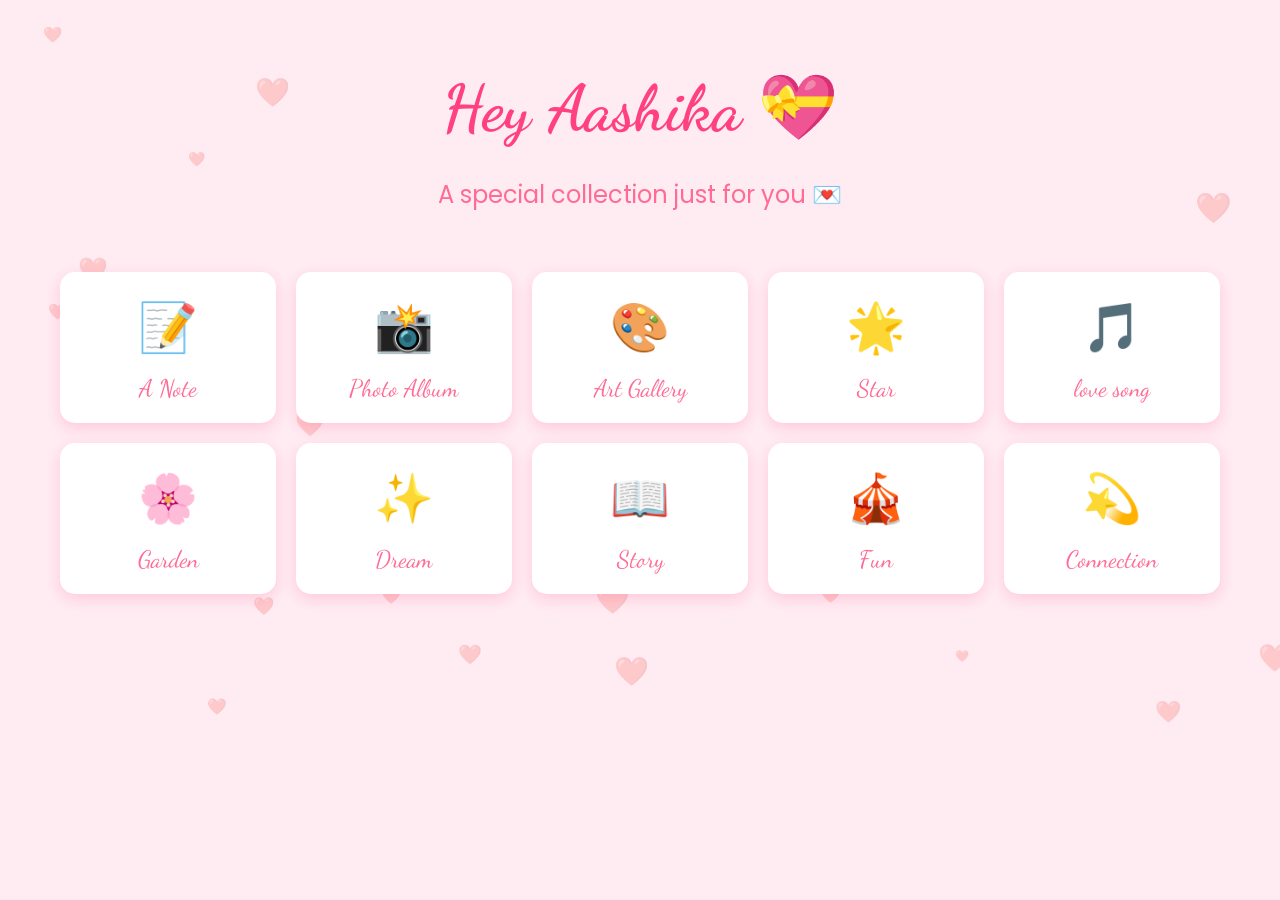
<file: public/index.html>
<!DOCTYPE html>
<html lang="en">
<head>
    <meta charset="UTF-8">
    <meta name="viewport" content="width=device-width, initial-scale=1.0">
    <title>Aashika's Special Space 💝</title>
    <link rel="stylesheet" href="styles.css">
    <link href="https://fonts.googleapis.com/css2?family=Dancing+Script&family=Poppins:wght@300;400;600&display=swap" rel="stylesheet">
    <script src="https://cdnjs.cloudflare.com/ajax/libs/gsap/3.12.2/gsap.min.js"></script>
</head>
<body>
    <div class="container">
        <div class="hearts-bg"></div>
        <div class="content">
            <h1 class="title">Hey Aashika 💝</h1>
            <div class="love-message">A special collection just for you 💌</div>

            <div class="envelope-grid">
                <a href="page1.html" class="envelope">
                    <span class="envelope-icon">📝</span>
                    <span class="envelope-label">A Note</span>
                </a>
                <a href="page2.html" class="envelope">
                    <span class="envelope-icon">📸</span>
                    <span class="envelope-label">Photo Album</span>
                </a>
                <a href="page3.html" class="envelope">
                    <span class="envelope-icon">🎨</span>
                    <span class="envelope-label">Art Gallery</span>
                </a>
                <a href="page4.html" class="envelope">
                    <span class="envelope-icon">🌟</span>
                    <span class="envelope-label">Star</span>
                </a>
                <a href="page5.html" class="envelope">
                    <span class="envelope-icon">🎵</span>
                    <span class="envelope-label">love song</span>
                </a>
                <a href="page6.html" class="envelope">
                    <span class="envelope-icon">🌸</span>
                    <span class="envelope-label">Garden</span>
                </a>
                <a href="page7.html" class="envelope">
                    <span class="envelope-icon">✨</span>
                    <span class="envelope-label">Dream</span>
                </a>
                <a href="page8.html" class="envelope">
                    <span class="envelope-icon">📖</span>
                    <span class="envelope-label">Story</span>
                </a>
                <a href="page9.html" class="envelope">
                    <span class="envelope-icon">🎪</span>
                    <span class="envelope-label">Fun</span>
                </a>
                <a href="page10.html" class="envelope">
                    <span class="envelope-icon">💫</span>
                    <span class="envelope-label">Connection</span>
                </a>
            </div>
        </div>
    </div>
    <script src="script.js"></script>
</body>
</html>
</file>
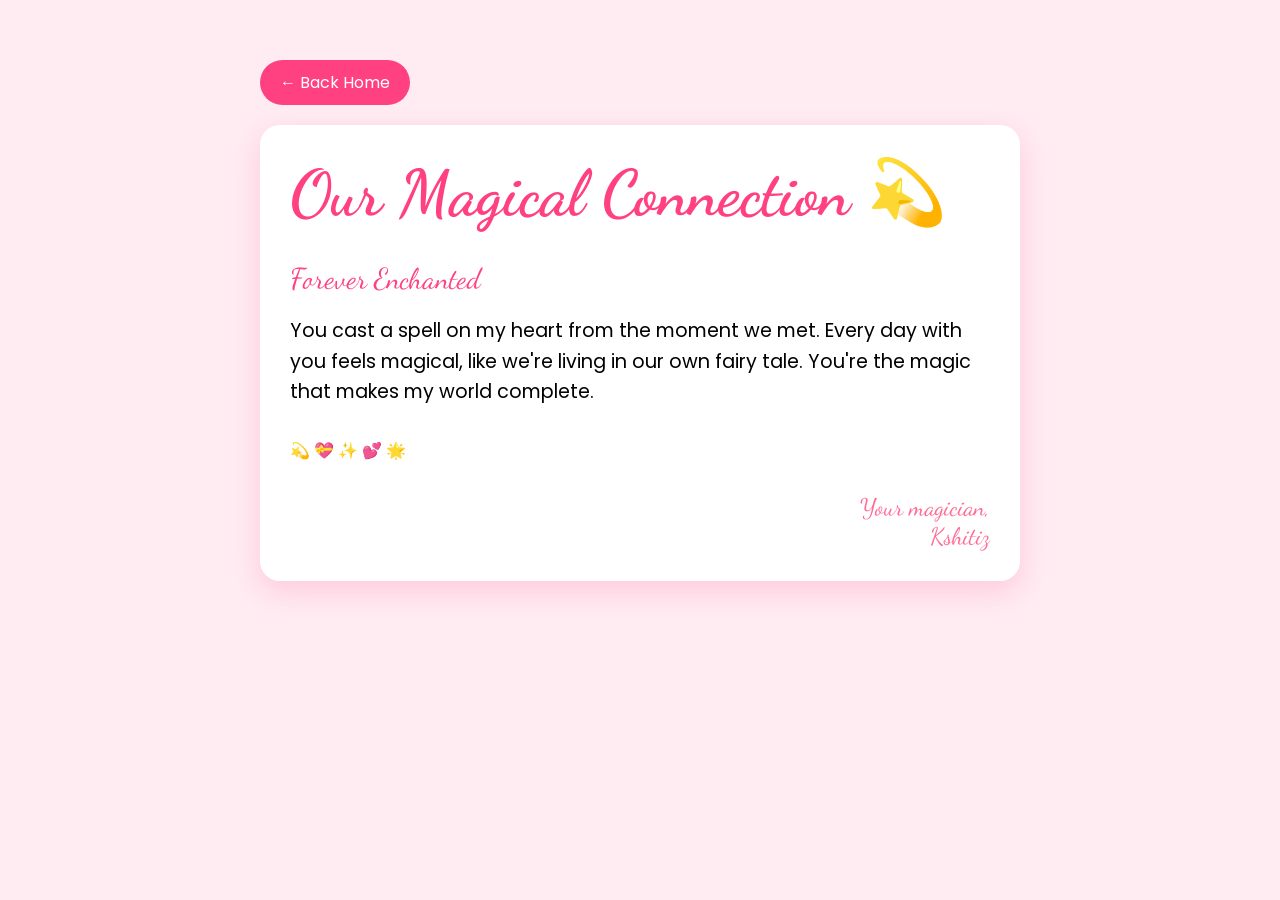
<file: public/page10.html>
<!DOCTYPE html>
<html lang="en">
<head>
    <meta charset="UTF-8">
    <meta name="viewport" content="width=device-width, initial-scale=1.0">
    <title>connection</title>
    <link rel="stylesheet" href="styles.css">
    <link href="https://fonts.googleapis.com/css2?family=Dancing+Script&family=Poppins:wght@300;400;600&display=swap" rel="stylesheet">
</head>
<body>
    <div class="container">
        <div class="hearts-bg"></div>
        <div class="surprise-page">
            <a href="index.html" class="back-button">← Back Home</a>
            <div class="surprise-content">
                <h1 class="title">Our Magical Connection 💫</h1>
                <p style="font-family: 'Dancing Script', cursive; font-size: 1.8em; color: #ff4081; margin: 20px 0;">
                    Forever Enchanted
                </p>
                <p style="font-size: 1.2em; line-height: 1.6; margin: 20px 0;">
                    You cast a spell on my heart from the moment we met. Every day with you feels magical, like we're living in our own fairy tale. You're the magic that makes my world complete.
                </p>
                <div class="floating-hearts" style="margin: 30px 0;">
                    💫 💝 ✨ 💕 🌟
                </div>
                <p style="font-family: 'Dancing Script', cursive; font-size: 1.5em; color: #ff6b95; text-align: right;">
                    Your magician,<br>Kshitiz
                </p>
            </div>
        </div>
    </div>
</body>
</html>
</file>
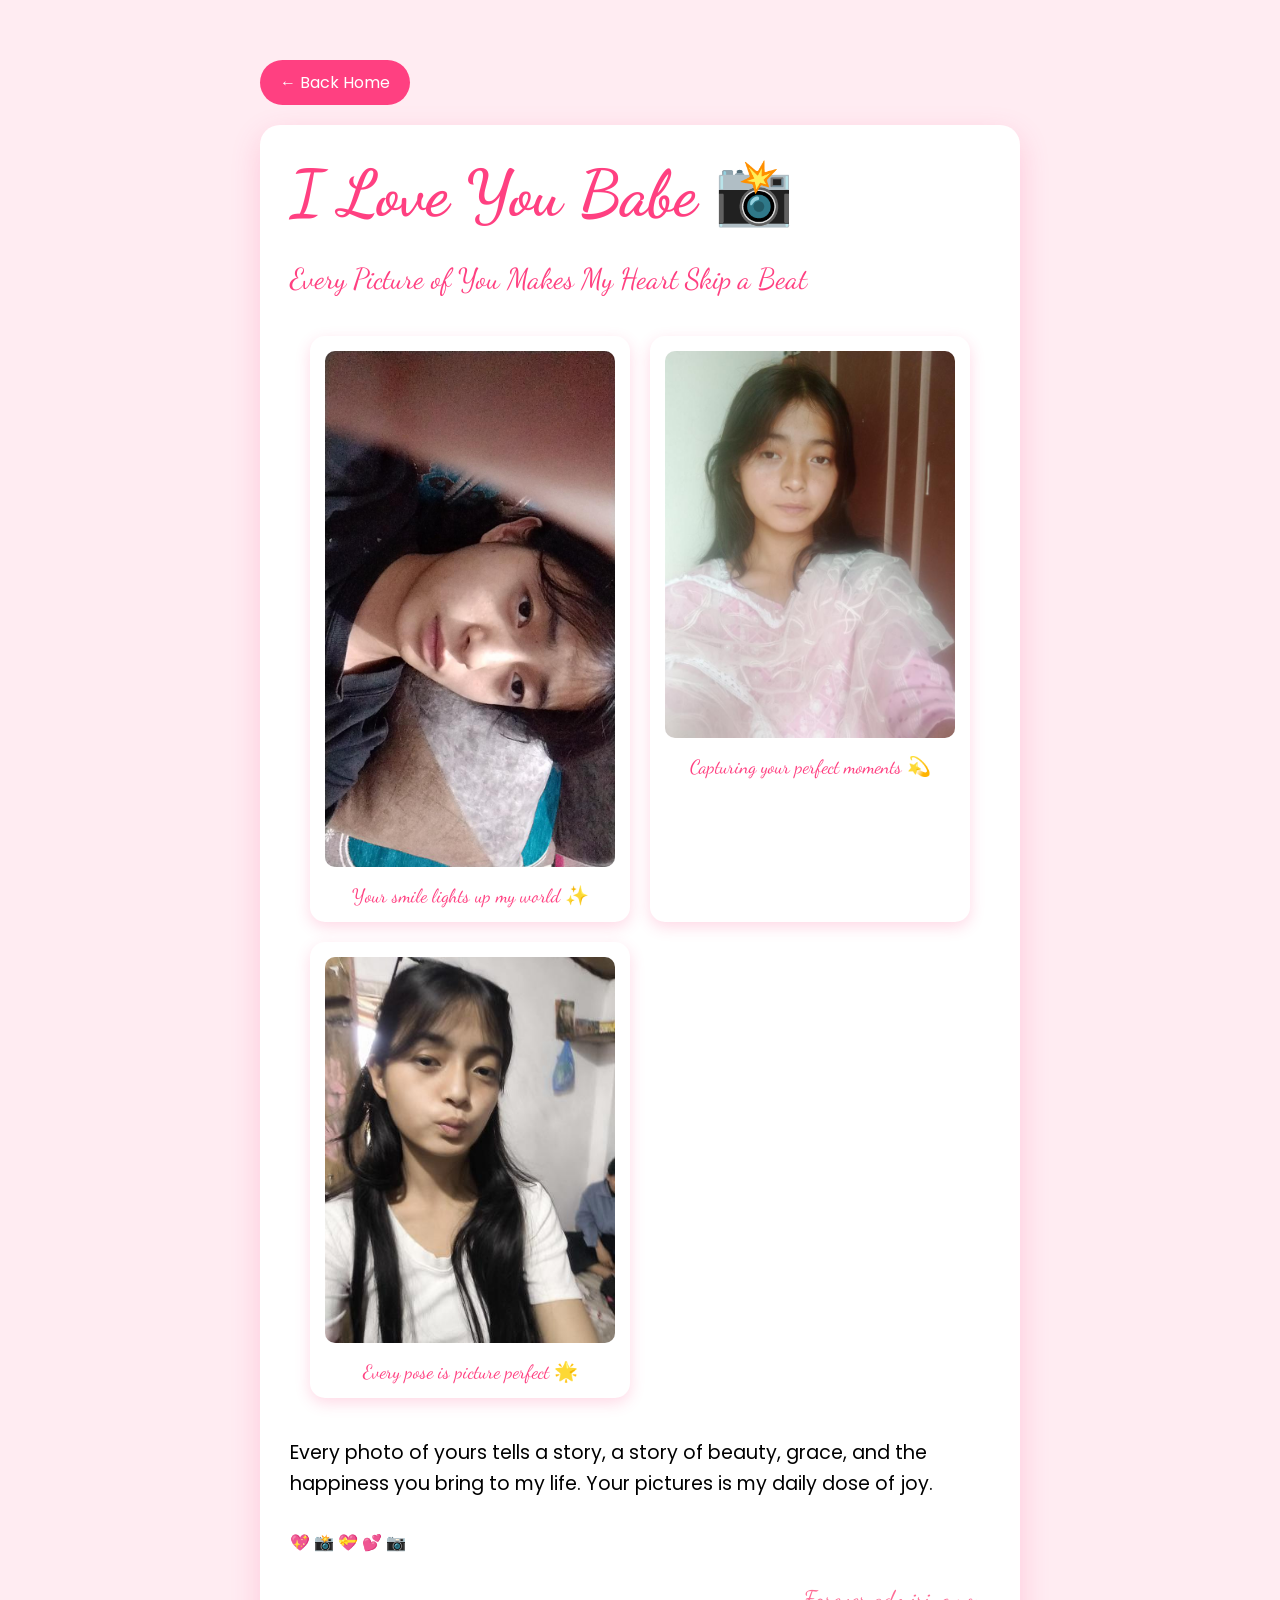
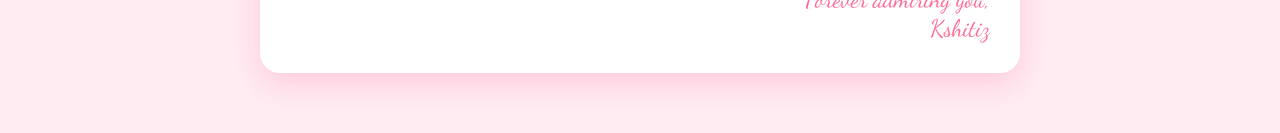
<file: public/page2.html>
<!DOCTYPE html>
<html lang="en">
<head>
    <meta charset="UTF-8">
    <meta name="viewport" content="width=device-width, initial-scale=1.0">
    <title>Aashika's Gallery</title>
    <link rel="stylesheet" href="styles.css">
    <link href="https://fonts.googleapis.com/css2?family=Dancing+Script&family=Poppins:wght@300;400;600&display=swap" rel="stylesheet">
</head>
<body>
    <div class="container">
        <div class="hearts-bg"></div>
        <div class="surprise-page">
            <a href="index.html" class="back-button">← Back Home</a>
            <div class="surprise-content">
                <h1 class="title">I Love You Babe 📸</h1>
                <p style="font-family: 'Dancing Script', cursive; font-size: 1.8em; color: #ff4081; margin: 20px 0;">
                    Every Picture of You Makes My Heart Skip a Beat
                </p>
                <div class="photo-gallery">
                    <!-- Add your photos here in the uploads/photos folder and update the paths -->
                    <!-- Add your photos in the uploads/photos/page2 folder -->
                    <div class="photo-frame">
                        <img src="uploads/photos/page2/aashika1.jpg" alt="Aashika's Beautiful Smile">
                        <p class="photo-caption">Your smile lights up my world ✨</p>
                    </div>
                    <div class="photo-frame">
                        <img src="uploads/photos/page2/aashika2.jpg" alt="Aashika's Candid">
                        <p class="photo-caption">Capturing your perfect moments 💫</p>
                    </div>
                    <div class="photo-frame">
                        <img src="uploads/photos/page2/aashika3.jpg" alt="Aashika's Lovely Pose">
                        <p class="photo-caption">Every pose is picture perfect 🌟</p>
                    </div>
                </div>
                <p style="font-size: 1.2em; line-height: 1.6; margin: 20px 0;">
                    Every photo of yours tells a story, a story of beauty, grace, and the happiness you bring to my life. Your pictures is my daily dose of joy.
                </p>
                <div class="floating-hearts" style="margin: 30px 0;">
                    💖 📸 💝 💕 📷
                </div>
                <p style="font-family: 'Dancing Script', cursive; font-size: 1.5em; color: #ff6b95; text-align: right;">
                    Forever admiring you,<br>Kshitiz
                </p>
            </div>
        </div>
    </div>
</body>
</html>
</file>
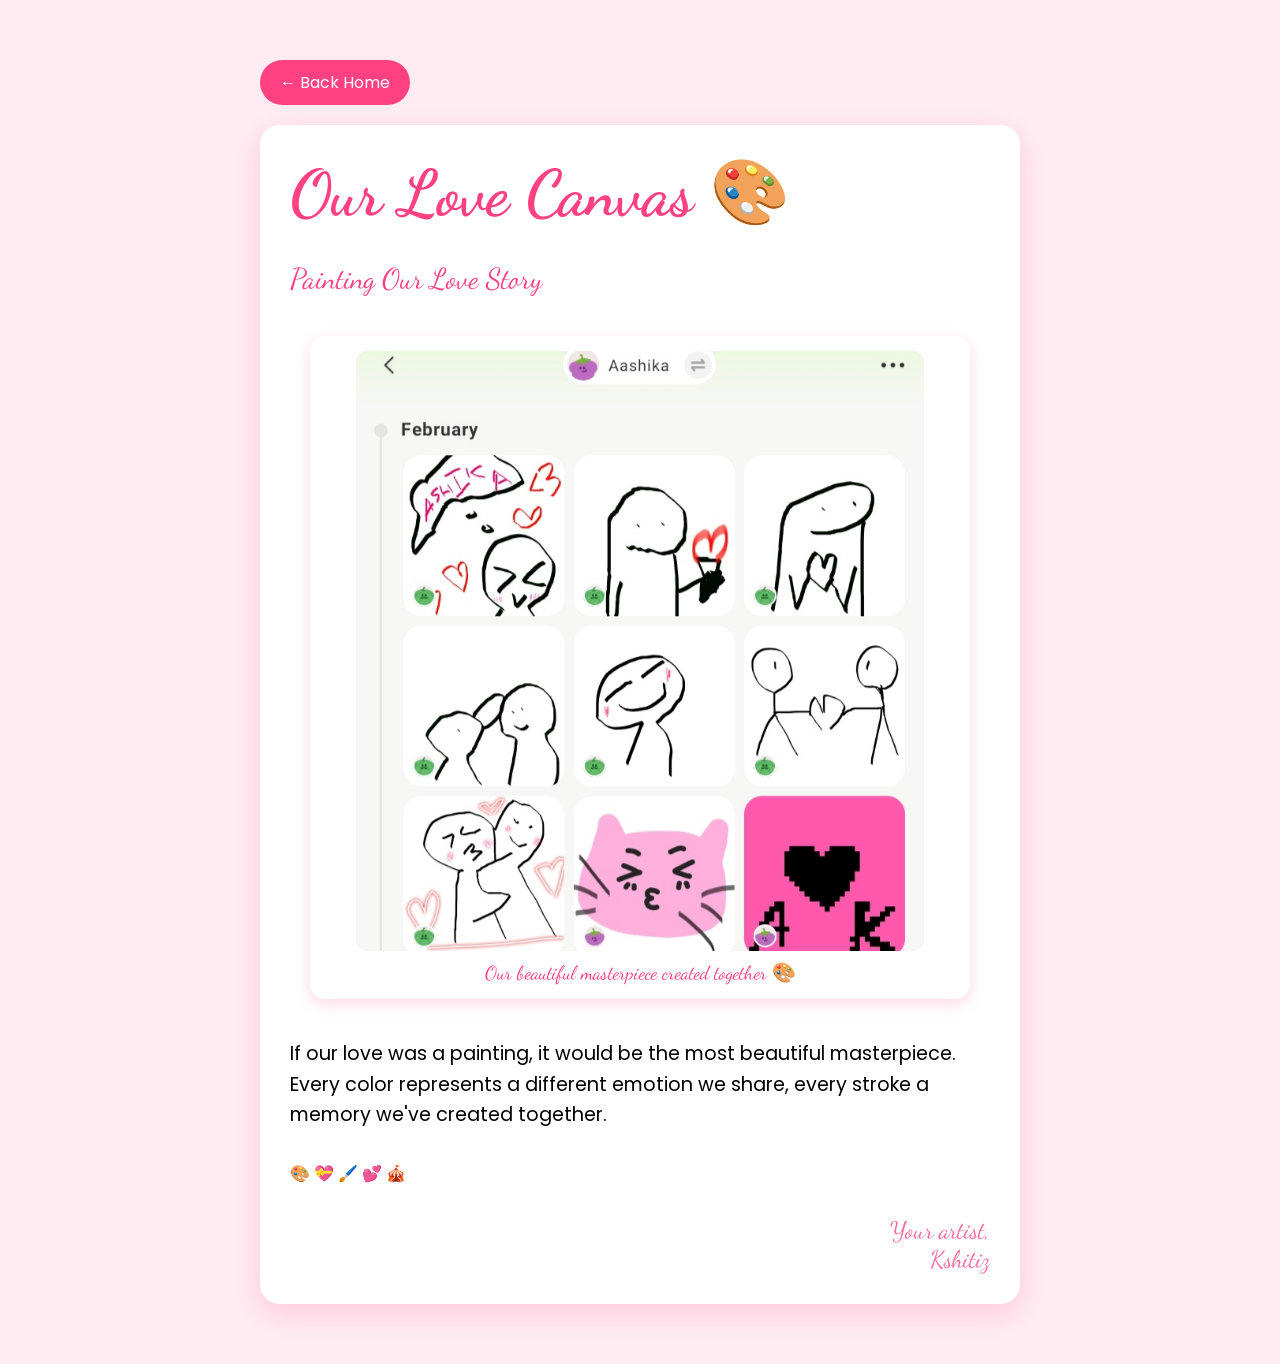
<file: public/page3.html>
<!DOCTYPE html>
<html lang="en">
<head>
    <meta charset="UTF-8">
    <meta name="viewport" content="width=device-width, initial-scale=1.0">
    <title>Art Gallery</title>
    <link rel="stylesheet" href="styles.css">
    <link href="https://fonts.googleapis.com/css2?family=Dancing+Script&family=Poppins:wght@300;400;600&display=swap" rel="stylesheet">
</head>
<body>
    <div class="container">
        <div class="hearts-bg"></div>
        <div class="surprise-page">
            <a href="index.html" class="back-button">← Back Home</a>
            <div class="surprise-content">
                <h1 class="title">Our Love Canvas 🎨</h1>
                <p style="font-family: 'Dancing Script', cursive; font-size: 1.8em; color: #ff4081; margin: 20px 0;">
                    Painting Our Love Story
                </p>
                <div class="photo-gallery">
                    <div class="photo-frame art-gallery-frame">
                        <img src="uploads/art_gallery/art.jpg" alt="Our Special Art">
                        <p class="photo-caption">Our beautiful masterpiece created together 🎨</p>
                    </div>
                </div>
                <p style="font-size: 1.2em; line-height: 1.6; margin: 20px 0;">
                    If our love was a painting, it would be the most beautiful masterpiece. Every color represents a different emotion we share, every stroke a memory we've created together.
                </p>
                <div class="floating-hearts" style="margin: 30px 0;">
                    🎨 💝 🖌️ 💕 🎪
                </div>
                <p style="font-family: 'Dancing Script', cursive; font-size: 1.5em; color: #ff6b95; text-align: right;">
                    Your artist,<br>Kshitiz
                </p>
            </div>
        </div>
    </div>
</body>
</html>
</file>
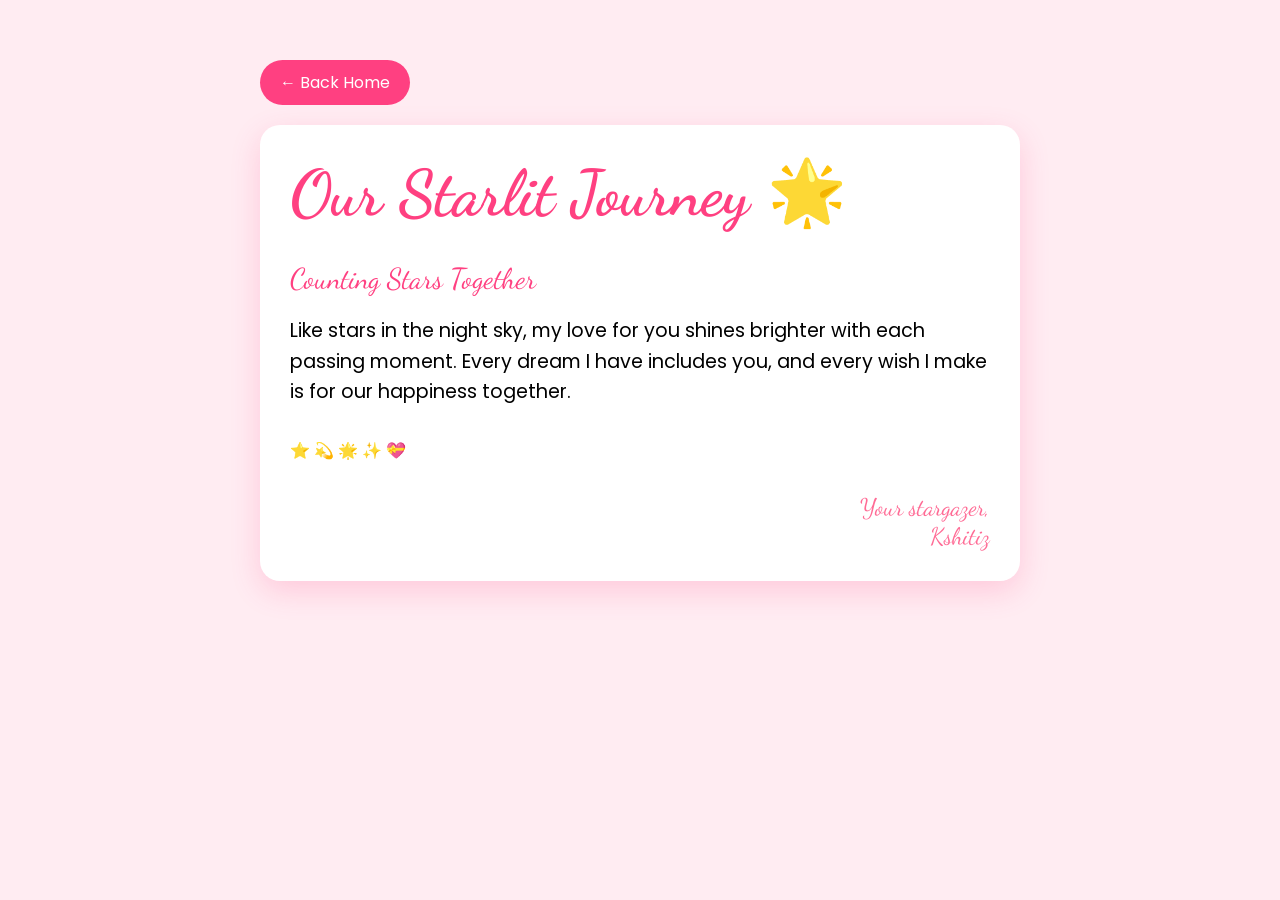
<file: public/page4.html>
<!DOCTYPE html>
<html lang="en">
<head>
    <meta charset="UTF-8">
    <meta name="viewport" content="width=device-width, initial-scale=1.0">
    <title>Star Collection</title>
    <link rel="stylesheet" href="styles.css">
    <link href="https://fonts.googleapis.com/css2?family=Dancing+Script&family=Poppins:wght@300;400;600&display=swap" rel="stylesheet">
</head>
<body>
    <div class="container">
        <div class="hearts-bg"></div>
        <div class="surprise-page">
            <a href="index.html" class="back-button">← Back Home</a>
            <div class="surprise-content">
                <h1 class="title">Our Starlit Journey 🌟</h1>
                <p style="font-family: 'Dancing Script', cursive; font-size: 1.8em; color: #ff4081; margin: 20px 0;">
                    Counting Stars Together
                </p>
                <p style="font-size: 1.2em; line-height: 1.6; margin: 20px 0;">
                    Like stars in the night sky, my love for you shines brighter with each passing moment. Every dream I have includes you, and every wish I make is for our happiness together.
                </p>
                <div class="floating-hearts" style="margin: 30px 0;">
                    ⭐ 💫 🌟 ✨ 💝
                </div>
                <p style="font-family: 'Dancing Script', cursive; font-size: 1.5em; color: #ff6b95; text-align: right;">
                    Your stargazer,<br>Kshitiz
                </p>
            </div>
        </div>
    </div>
</body>
</html>
</file>
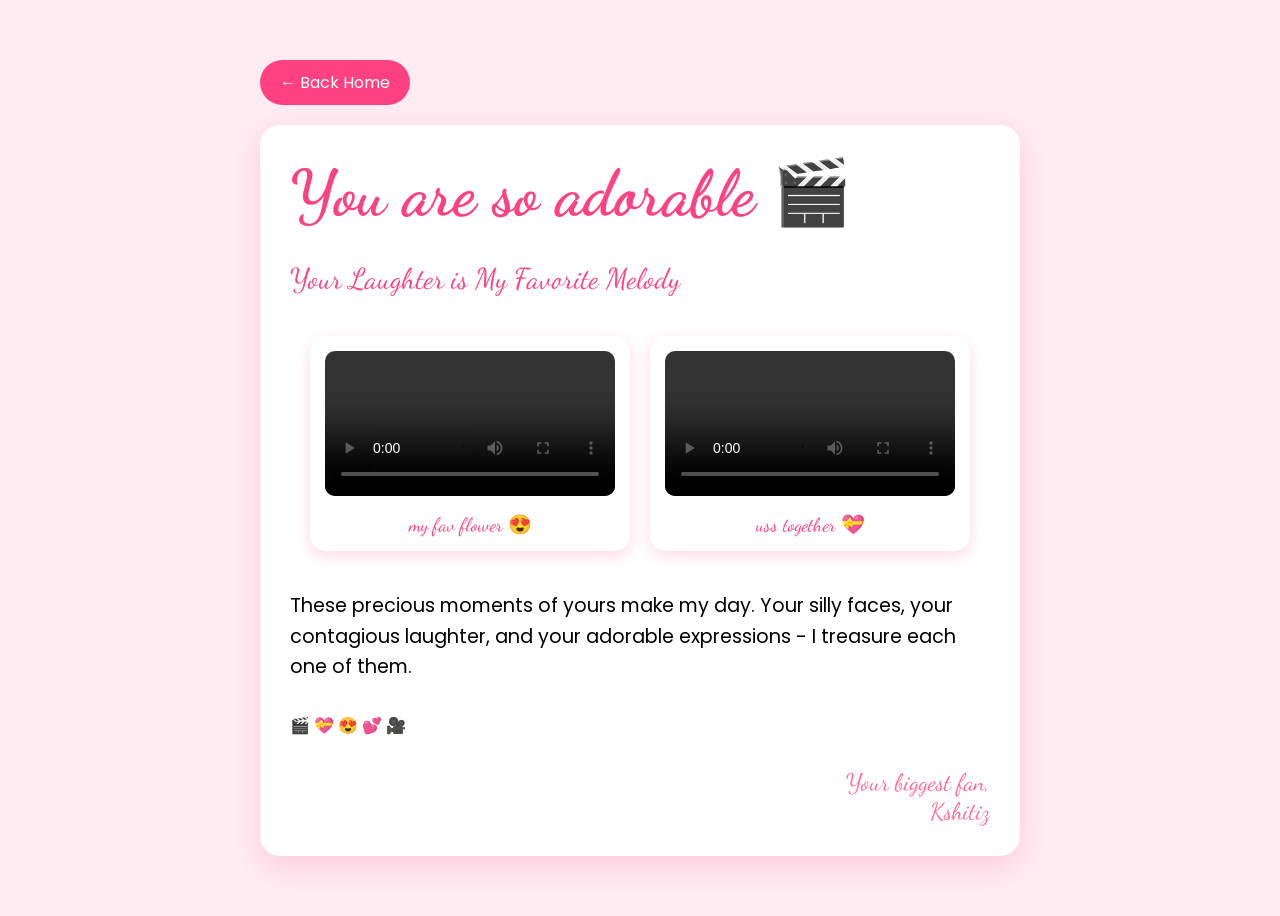
<file: public/page6.html>
<!DOCTYPE html>
<html lang="en">
<head>
    <meta charset="UTF-8">
    <meta name="viewport" content="width=device-width, initial-scale=1.0">
    <title>Aashika's Fun Moments</title>
    <link rel="stylesheet" href="styles.css">
    <link href="https://fonts.googleapis.com/css2?family=Dancing+Script&family=Poppins:wght@300;400;600&display=swap" rel="stylesheet">
</head>
<body>
    <div class="container">
        <div class="hearts-bg"></div>
        <div class="surprise-page">
            <a href="index.html" class="back-button">← Back Home</a>
            <div class="surprise-content">
                <h1 class="title">You are so adorable 🎬</h1>
                <p style="font-family: 'Dancing Script', cursive; font-size: 1.8em; color: #ff4081; margin: 20px 0;">
                    Your Laughter is My Favorite Melody
                </p>
                <div class="video-gallery">
                    <!-- Add your videos here in the uploads/videos folder and update the paths -->
                    <!-- Add your videos in the uploads/videos/funny folder -->
                    <div class="video-frame">
                        <video controls>
                            <source src="uploads/videos/funny/her.mp4" type="video/mp4">
                        </video>
                        <p class="video-caption">my fav flower 😍</p>
                    </div>
                    <div class="video-frame">
                        <video controls>
                            <source src="uploads/videos/funny/uss.mp4" type="video/mp4">
                        </video>
                        <p class="video-caption">uss together 💝</p>
                    </div>
                </div>
                <p style="font-size: 1.2em; line-height: 1.6; margin: 20px 0;">
                    These precious moments of yours make my day. Your silly faces, your contagious laughter, and your adorable expressions - I treasure each one of them.
                </p>
                <div class="floating-hearts" style="margin: 30px 0;">
                    🎬 💝 😍 💕 🎥
                </div>
                <p style="font-family: 'Dancing Script', cursive; font-size: 1.5em; color: #ff6b95; text-align: right;">
                    Your biggest fan,<br>Kshitiz
                </p>
            </div>
        </div>
    </div>
</body>
</html>
</file>
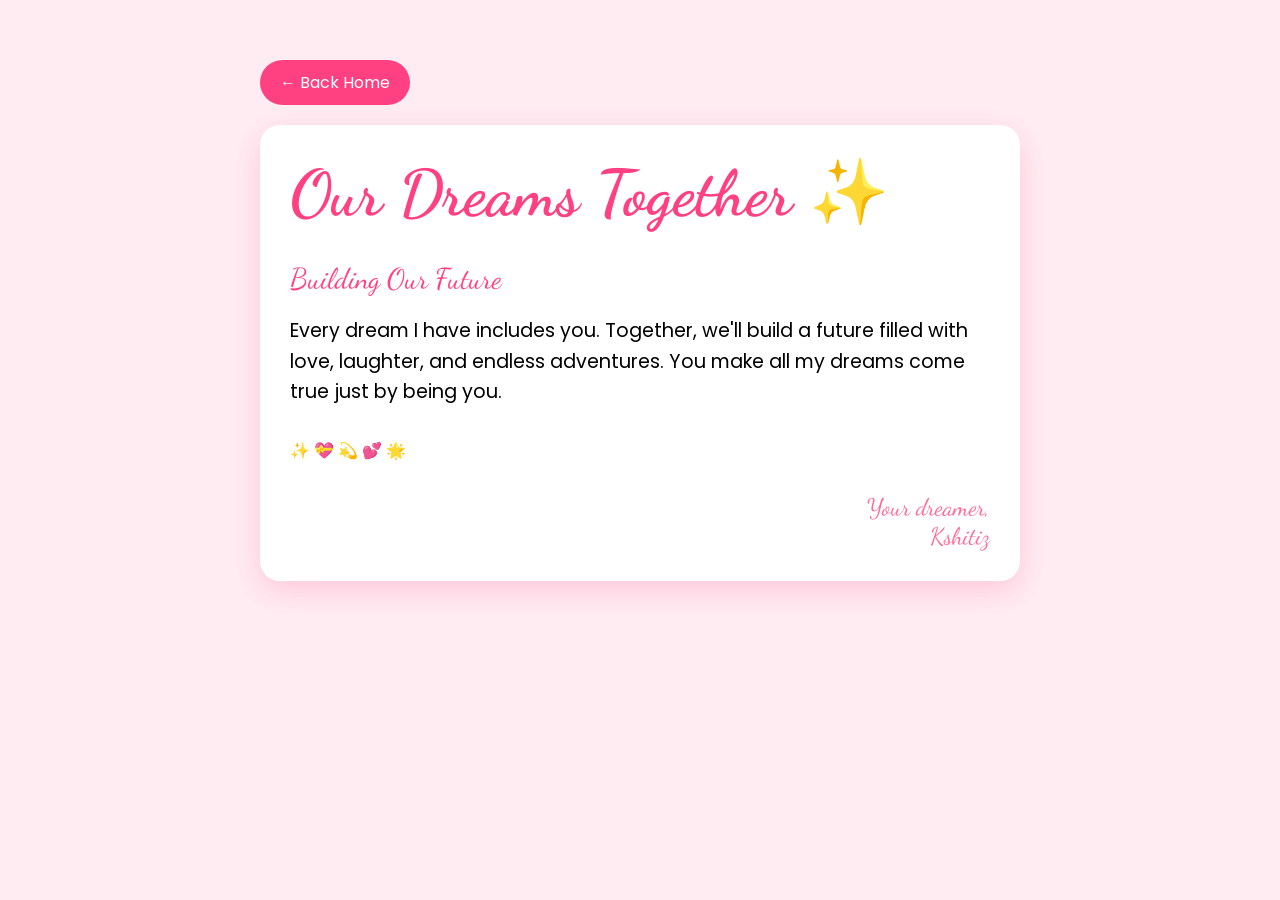
<file: public/page7.html>
<!DOCTYPE html>
<html lang="en">
<head>
    <meta charset="UTF-8">
    <meta name="viewport" content="width=device-width, initial-scale=1.0">
    <title>Dream</title>
    <link rel="stylesheet" href="styles.css">
    <link href="https://fonts.googleapis.com/css2?family=Dancing+Script&family=Poppins:wght@300;400;600&display=swap" rel="stylesheet">
</head>
<body>
    <div class="container">
        <div class="hearts-bg"></div>
        <div class="surprise-page">
            <a href="index.html" class="back-button">← Back Home</a>
            <div class="surprise-content">
                <h1 class="title">Our Dreams Together ✨</h1>
                <p style="font-family: 'Dancing Script', cursive; font-size: 1.8em; color: #ff4081; margin: 20px 0;">
                    Building Our Future
                </p>
                <p style="font-size: 1.2em; line-height: 1.6; margin: 20px 0;">
                    Every dream I have includes you. Together, we'll build a future filled with love, laughter, and endless adventures. You make all my dreams come true just by being you.
                </p>
                <div class="floating-hearts" style="margin: 30px 0;">
                    ✨ 💝 💫 💕 🌟
                </div>
                <p style="font-family: 'Dancing Script', cursive; font-size: 1.5em; color: #ff6b95; text-align: right;">
                    Your dreamer,<br>Kshitiz
                </p>
            </div>
        </div>
    </div>
</body>
</html>
</file>
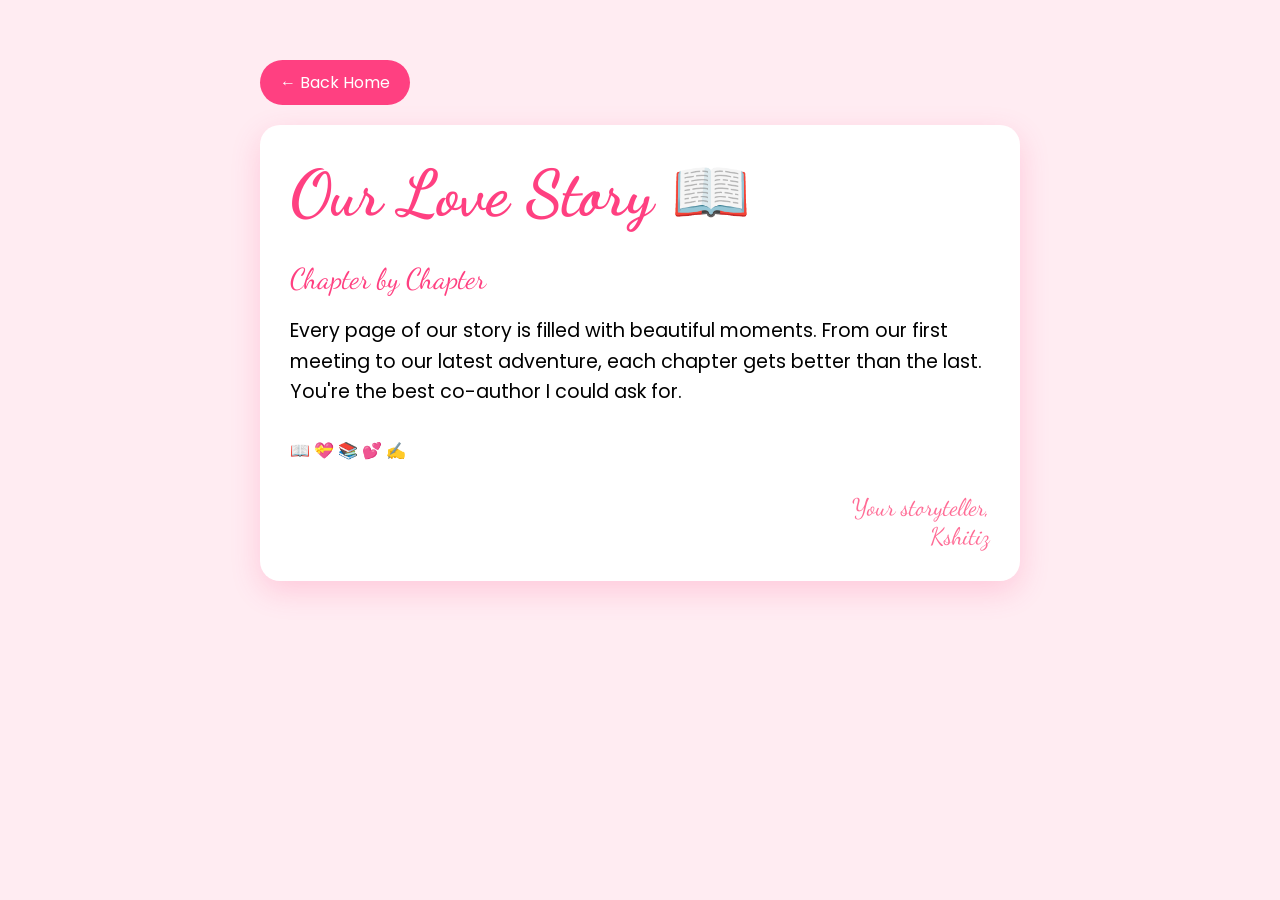
<file: public/page8.html>
<!DOCTYPE html>
<html lang="en">
<head>
    <meta charset="UTF-8">
    <meta name="viewport" content="width=device-width, initial-scale=1.0">
    <title>Story</title>
    <link rel="stylesheet" href="styles.css">
    <link href="https://fonts.googleapis.com/css2?family=Dancing+Script&family=Poppins:wght@300;400;600&display=swap" rel="stylesheet">
</head>
<body>
    <div class="container">
        <div class="hearts-bg"></div>
        <div class="surprise-page">
            <a href="index.html" class="back-button">← Back Home</a>
            <div class="surprise-content">
                <h1 class="title">Our Love Story 📖</h1>
                <p style="font-family: 'Dancing Script', cursive; font-size: 1.8em; color: #ff4081; margin: 20px 0;">
                    Chapter by Chapter
                </p>
                <p style="font-size: 1.2em; line-height: 1.6; margin: 20px 0;">
                    Every page of our story is filled with beautiful moments. From our first meeting to our latest adventure, each chapter gets better than the last. You're the best co-author I could ask for.
                </p>
                <div class="floating-hearts" style="margin: 30px 0;">
                    📖 💝 📚 💕 ✍️
                </div>
                <p style="font-family: 'Dancing Script', cursive; font-size: 1.5em; color: #ff6b95; text-align: right;">
                    Your storyteller,<br>Kshitiz
                </p>
            </div>
        </div>
    </div>
</body>
</html>
</file>
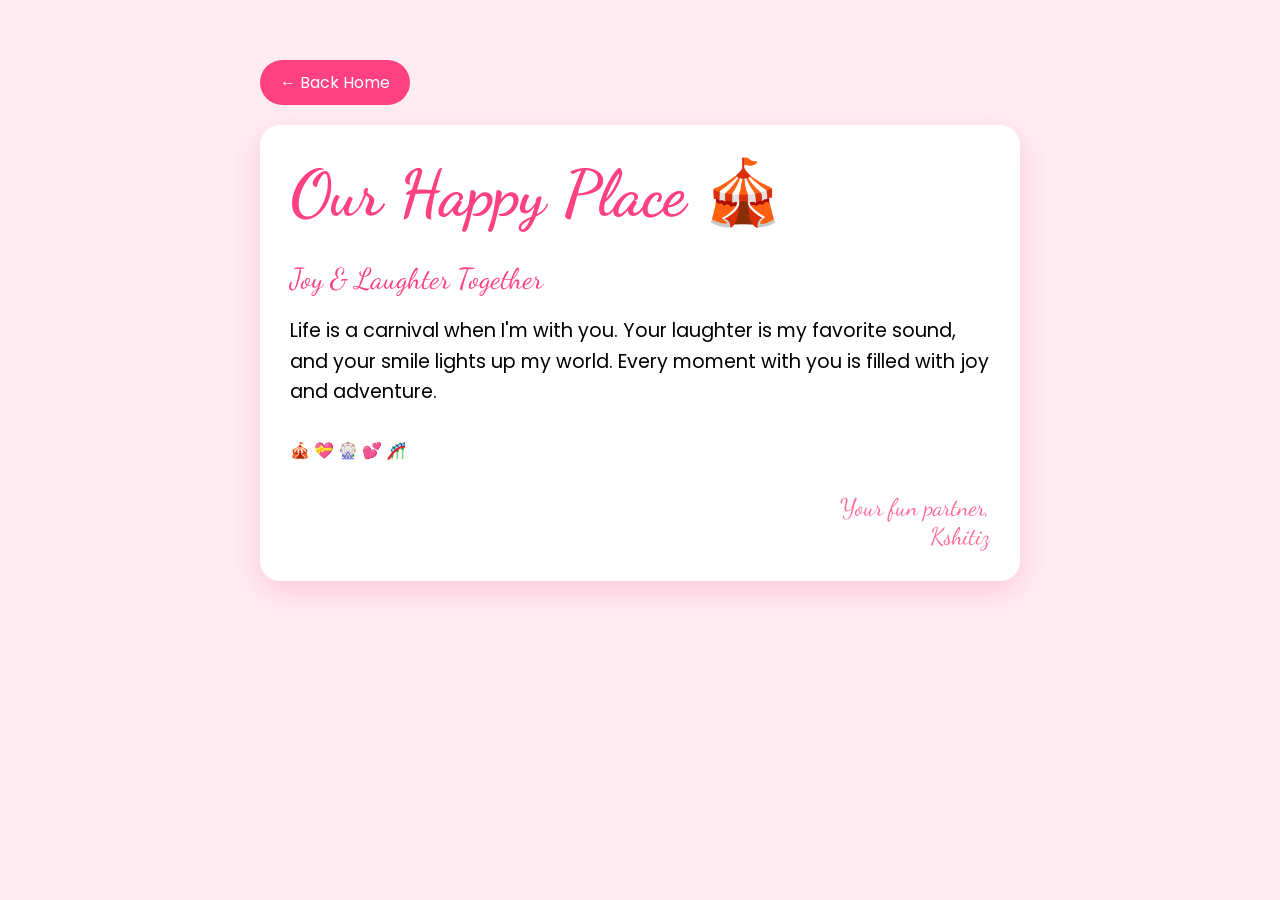
<file: public/page9.html>
<!DOCTYPE html>
<html lang="en">
<head>
    <meta charset="UTF-8">
    <meta name="viewport" content="width=device-width, initial-scale=1.0">
    <title>Fun</title>
    <link rel="stylesheet" href="styles.css">
    <link href="https://fonts.googleapis.com/css2?family=Dancing+Script&family=Poppins:wght@300;400;600&display=swap" rel="stylesheet">
</head>
<body>
    <div class="container">
        <div class="hearts-bg"></div>
        <div class="surprise-page">
            <a href="index.html" class="back-button">← Back Home</a>
            <div class="surprise-content">
                <h1 class="title">Our Happy Place 🎪</h1>
                <p style="font-family: 'Dancing Script', cursive; font-size: 1.8em; color: #ff4081; margin: 20px 0;">
                    Joy & Laughter Together
                </p>
                <p style="font-size: 1.2em; line-height: 1.6; margin: 20px 0;">
                    Life is a carnival when I'm with you. Your laughter is my favorite sound, and your smile lights up my world. Every moment with you is filled with joy and adventure.
                </p>
                <div class="floating-hearts" style="margin: 30px 0;">
                    🎪 💝 🎡 💕 🎢
                </div>
                <p style="font-family: 'Dancing Script', cursive; font-size: 1.5em; color: #ff6b95; text-align: right;">
                    Your fun partner,<br>Kshitiz
                </p>
            </div>
        </div>
    </div>
</body>
</html>
</file>
<file: public/styles.css>
* {
    margin: 0;
    padding: 0;
    box-sizing: border-box;
}

body {
    font-family: 'Poppins', sans-serif;
    background: #ffecf2;
    min-height: 100vh;
    overflow-x: hidden;
}

.container {
    position: relative;
    min-height: 100vh;
    padding: 20px;
}

.hearts-bg {
    position: fixed;
    top: 0;
    left: 0;
    width: 100%;
    height: 100%;
    pointer-events: none;
    z-index: -1;
}

.content {
    text-align: center;
    padding-top: 50px;
}

.title {
    font-family: 'Dancing Script', cursive;
    font-size: 4em;
    color: #ff4081;
    margin-bottom: 30px;
    opacity: 0;
    transform: translateY(30px);
    animation: fadeInUp 1s forwards;
}

.love-message {
    font-size: 1.5em;
    color: #ff6b95;
    margin-bottom: 40px;
    opacity: 0;
    animation: fadeIn 2s 1s forwards;
}

.envelope-grid {
    display: grid;
    grid-template-columns: repeat(auto-fit, minmax(200px, 1fr));
    gap: 20px;
    max-width: 1200px;
    margin: 0 auto;
    padding: 20px;
}

.envelope {
    background: white;
    padding: 20px;
    border-radius: 15px;
    text-decoration: none;
    color: #ff4081;
    box-shadow: 0 5px 15px rgba(255, 64, 129, 0.2);
    transition: all 0.3s ease;
    display: flex;
    flex-direction: column;
    align-items: center;
    gap: 10px;
    animation: floatIn 0.5s ease-out forwards;
    opacity: 0;
}

.envelope:nth-child(odd) {
    animation-delay: 0.2s;
}

.envelope:nth-child(even) {
    animation-delay: 0.4s;
}

.envelope:hover {
    transform: translateY(-10px);
    box-shadow: 0 8px 25px rgba(255, 64, 129, 0.3);
}

.envelope-icon {
    font-size: 3em;
    animation: pulse 2s infinite;
}

.envelope-label {
    font-family: 'Dancing Script', cursive;
    font-size: 1.5em;
    color: #ff6b95;
}

@keyframes floatIn {
    from {
        opacity: 0;
        transform: translateY(30px);
    }
    to {
        opacity: 1;
        transform: translateY(0);
    }
}

@keyframes pulse {
    0% { transform: scale(1); }
    50% { transform: scale(1.1); }
    100% { transform: scale(1); }
}

@keyframes fadeInUp {
    to {
        opacity: 1;
        transform: translateY(0);
    }
}

@keyframes fadeIn {
    to {
        opacity: 1;
    }
}

.heart-container {
    display: flex;
    justify-content: center;
    margin: 40px 0;
}

.heart {
    width: 80px;
    height: 80px;
    background: #ff4081;
    position: relative;
    transform: rotate(45deg) scale(1);
    cursor: pointer;
    animation: heartbeat 1.5s ease-in-out infinite;
    box-shadow: 0 0 30px rgba(255, 64, 129, 0.3);
}

.heart:before,
.heart:after {
    content: '';
    width: 80px;
    height: 80px;
    background: #ff4081;
    border-radius: 50%;
    position: absolute;
    box-shadow: 0 0 30px rgba(255, 64, 129, 0.3);
}

@keyframes heartbeat {
    0% { transform: rotate(45deg) scale(1); }
    14% { transform: rotate(45deg) scale(1.3); }
    28% { transform: rotate(45deg) scale(1); }
    42% { transform: rotate(45deg) scale(1.3); }
    70% { transform: rotate(45deg) scale(1); }
}

.heart:before {
    left: -50%;
}

.heart:after {
    top: -50%;
}

.heart:hover {
    transform: rotate(45deg) scale(1.1);
}

/* Surprise page styles */
.surprise-page {
    max-width: 800px;
    margin: 0 auto;
    padding: 40px 20px;
}

.surprise-content {
    background: white;
    padding: 30px;
    border-radius: 20px;
    box-shadow: 0 10px 30px rgba(255, 64, 129, 0.2);
    animation: revealContent 1s ease-out;
}

.back-button {
    display: inline-block;
    padding: 10px 20px;
    background: #ff4081;
    color: white;
    text-decoration: none;
    border-radius: 30px;
    margin-bottom: 20px;
    transition: all 0.3s;
}

.back-button:hover {
    transform: translateX(-5px);
    background: #ff6b95;
}

@keyframes revealContent {
    from {
        opacity: 0;
        transform: translateY(50px);
    }
    to {
        opacity: 1;
        transform: translateY(0);
    }
}

.surprise {
    max-width: 800px;
    margin: 50px auto;
    padding: 30px;
    background: white;
    border-radius: 20px;
    box-shadow: 0 10px 30px rgba(255, 64, 129, 0.2);
    opacity: 0;
    transform: translateY(30px);
    transition: all 0.8s;
}

.surprise.visible {
    opacity: 1;
    transform: translateY(0);
}

.surprise h2 {
    font-family: 'Dancing Script', cursive;
    color: #ff4081;
    font-size: 2.5em;
    margin-bottom: 20px;
}

.memory-text {
    font-size: 1.2em;
    color: #666;
    line-height: 1.6;
}

.doodle-art {
    height: 200px;
    background: url('https://cdn.dribbble.com/users/1018473/screenshots/3952676/love_doodle.gif') center/contain no-repeat;
    margin: 20px 0;
}

.floating-hearts span {
    font-size: 2em;
    margin: 0 10px;
    animation: float 3s infinite;
}

.promise-container p {
    font-size: 1.2em;
    color: #ff6b95;
    margin: 20px 0;
    padding: 15px;
    background: rgba(255, 255, 255, 0.9);
    border-radius: 10px;
    box-shadow: 0 5px 15px rgba(255, 64, 129, 0.1);
    transform: translateX(-100%);
    opacity: 0;
    transition: all 0.8s;
}

.promise-container p.visible {
    transform: translateX(0);
    opacity: 1;
}

.final-message {
    text-align: center;
    padding: 50px 0;
    opacity: 0;
    transition: opacity 1s;
}

.doodle-gallery {
    display: flex;
    justify-content: center;
    gap: 20px;
    margin: 30px 0;
}

.doodle-gallery img {
    width: 200px;
    height: 200px;
    object-fit: contain;
    border-radius: 15px;
    box-shadow: 0 5px 15px rgba(255, 64, 129, 0.2);
    transition: transform 0.3s;
}

.doodle-gallery img:hover {
    transform: scale(1.1);
}

.story-timeline {
    max-width: 600px;
    margin: 30px auto;
    padding: 20px;
}

.timeline-item {
    position: relative;
    padding: 20px;
    background: rgba(255, 255, 255, 0.9);
    border-radius: 15px;
    margin: 20px 0;
    box-shadow: 0 5px 15px rgba(255, 64, 129, 0.1);
    transition: transform 0.3s;
}

.timeline-item:hover {
    transform: translateX(10px);
}

.timeline-item .date {
    font-weight: bold;
    color: #ff4081;
    display: block;
    margin-bottom: 10px;
}

.final-message.visible {
    opacity: 1;
    animation: finalReveal 1.5s ease-out;
}

@keyframes finalReveal {
    0% { transform: scale(0.8); opacity: 0; }
    100% { transform: scale(1); opacity: 1; }
}

.hidden {
    display: none;
}

@keyframes float {
    0%, 100% { transform: translateY(0); }
    50% { transform: translateY(-20px); }
}

.photo-gallery, .video-gallery {
    display: grid;
    grid-template-columns: repeat(auto-fit, minmax(250px, 1fr));
    gap: 20px;
    padding: 20px;
}

.photo-frame, .video-frame {
    background: white;
    padding: 15px;
    border-radius: 15px;
    box-shadow: 0 5px 15px rgba(255, 64, 129, 0.2);
    transition: transform 0.3s;
    text-align: center;
}

.photo-frame:hover, .video-frame:hover {
    transform: translateY(-10px);
}

.photo-frame img {
    max-width: 100%;
    height: auto;
    object-fit: contain;
    border-radius: 10px;
}

/* Special styling for art gallery images */
.art-gallery-frame img {
    width: auto;
    max-height: 600px;
    margin: 0 auto;
    display: block;
}

.video-frame video {
    width: 100%;
    border-radius: 10px;
}

.photo-caption, .video-caption {
    margin-top: 10px;
    font-family: 'Dancing Script', cursive;
    color: #ff4081;
    font-size: 1.2em;
}

@media (max-width: 768px) {
    .title {
        font-size: 3em;
    }
    .surprise {
        margin: 30px 15px;
    }
    .envelope-grid {
        grid-template-columns: repeat(auto-fit, minmax(150px, 1fr));
    }
}
</file>
